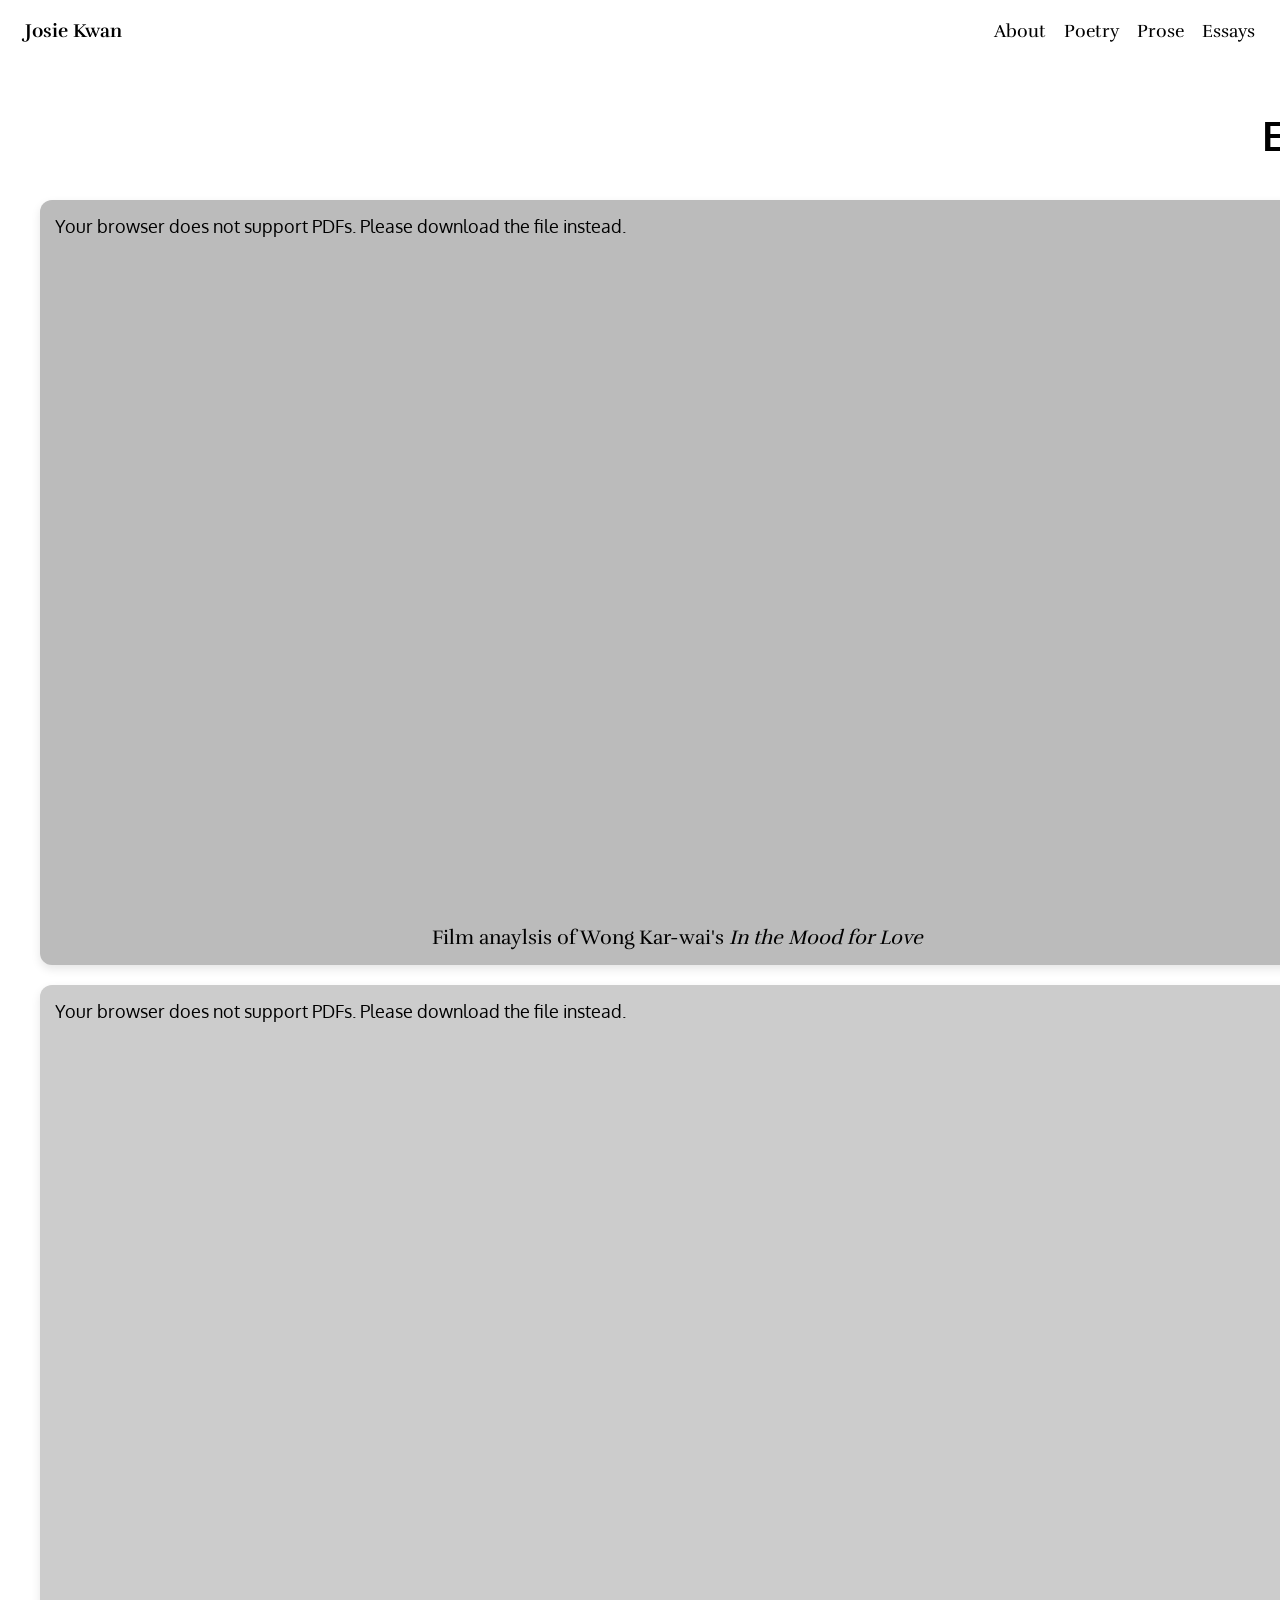
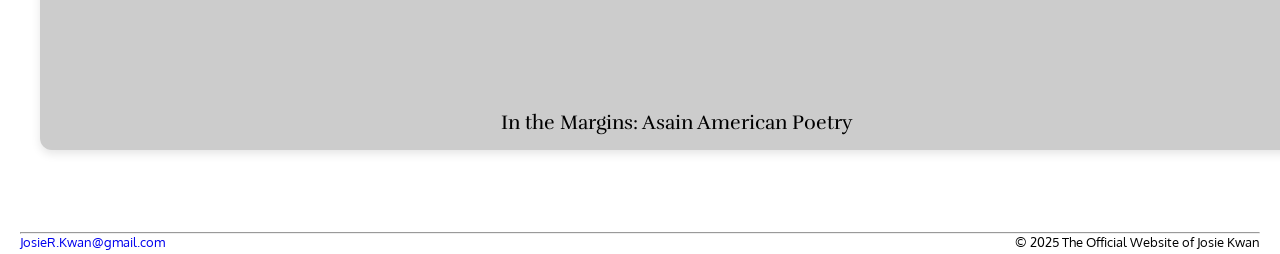
<file: Essays.html>
<!DOCTYPE html>
<html>
  <head>
    <title>Poetry</title>
    <link rel="stylesheet" type="text/css" href="styles.css"/>
    <link rel="stylesheet" href="https://fonts.googleapis.com/css?family=Rufina|Oxygen">
    <meta name="viewport" content="width=device-width, initial-scale=1">
    <style>
      body {
        font-family: "Oxygen", sans-serif;
      }
    </style>
  </head>

  <body>
    <!-- Header -->
    <nav class="header" style="font-family: Rufina;">
      <a class="header-item" id="Homepage-link" href="https://josie-kwan.github.io/Josie-Website/"><b>Josie Kwan</b></a>
      <div class="container-header">
        <a class="header-item" id="About-link" href="About.html">About</a>
        <a class="header-item" id="Poetry-link" href="Poetry.html">Poetry</a>
        <a class="header-item" id="Prose-link" href="Prose.html">Prose</a>
        <a class="header-item" id="Essays-link" href="Essays.html">Essays</a>
      </div>
    </nav>

    <!-- Main content -->
    <main class="main-grid">
      <h1 style="text-align: center;">Essays</h1>

      <!-- PDF: In the Mood for Love -->
      <div class="box" style="background-color: #bbb;">
        <object data="images/In the Mood for Love.pdf"   
          type="application/pdf" 
          style="width: 100%; height: 700px; border: none;">
          <p>Your browser does not support PDFs. Please download the file instead.</p>
        </object>
        <a>Film anaylsis of Wong Kar-wai's <i>In the Mood for Love</i></a>    
      </div>

      <div class="box" style="background-color: #bbb;">
        <object data="images/Western's Revised.pdf"   
          type="application/pdf" 
          style="width: 100%; height: 700px; border: none;">
          <p>Your browser does not support PDFs. Please download the file instead.</p>
        </object>
        <a>Westerns Revised</a>    
      </div>
          
      <!-- PDF: Asian American Poetry-->
      <div class="box" style="background-color: #ccc;">
        <object data="images/In the Margins Asian American Poetry.pdf" 
          type="application/pdf" 
          style="width: 100%; height: 700px; border: none;">
          <p>Your browser does not support PDFs. Please download the file instead.</p>
        </object>      
        <a>In the Margins: Asain American Poetry</a>
      </div>
      
      <!-- PDF: PRe-code Hollywood -->
      <div class="box" style="background-color: #ccc;">
        <object data="images/Research Essay LMC 3254.pdf"
          type="application/pdf" 
          style="width: 100%; height: 700px; border: none;">
          <p>Your browser does not support PDFs. Please download the file instead.</p>
        </object>      
        <a>Anaylsis of <i>Queen Christina</i> and <i>Morocco</i></a>
      </div>
      
    </main>

    <!-- Footer -->
    <div class="footer">
      <footer>
        <br>
        <hr class="solid"> 
        <a id="email" href="mailto:JosieR.Kwan@gmail.com">JosieR.Kwan@gmail.com</a>
        <span class="copyright">&copy; 2025 The Official Website of Josie Kwan</span>
      </footer>
    </div>
  </body>
</html>
</file>
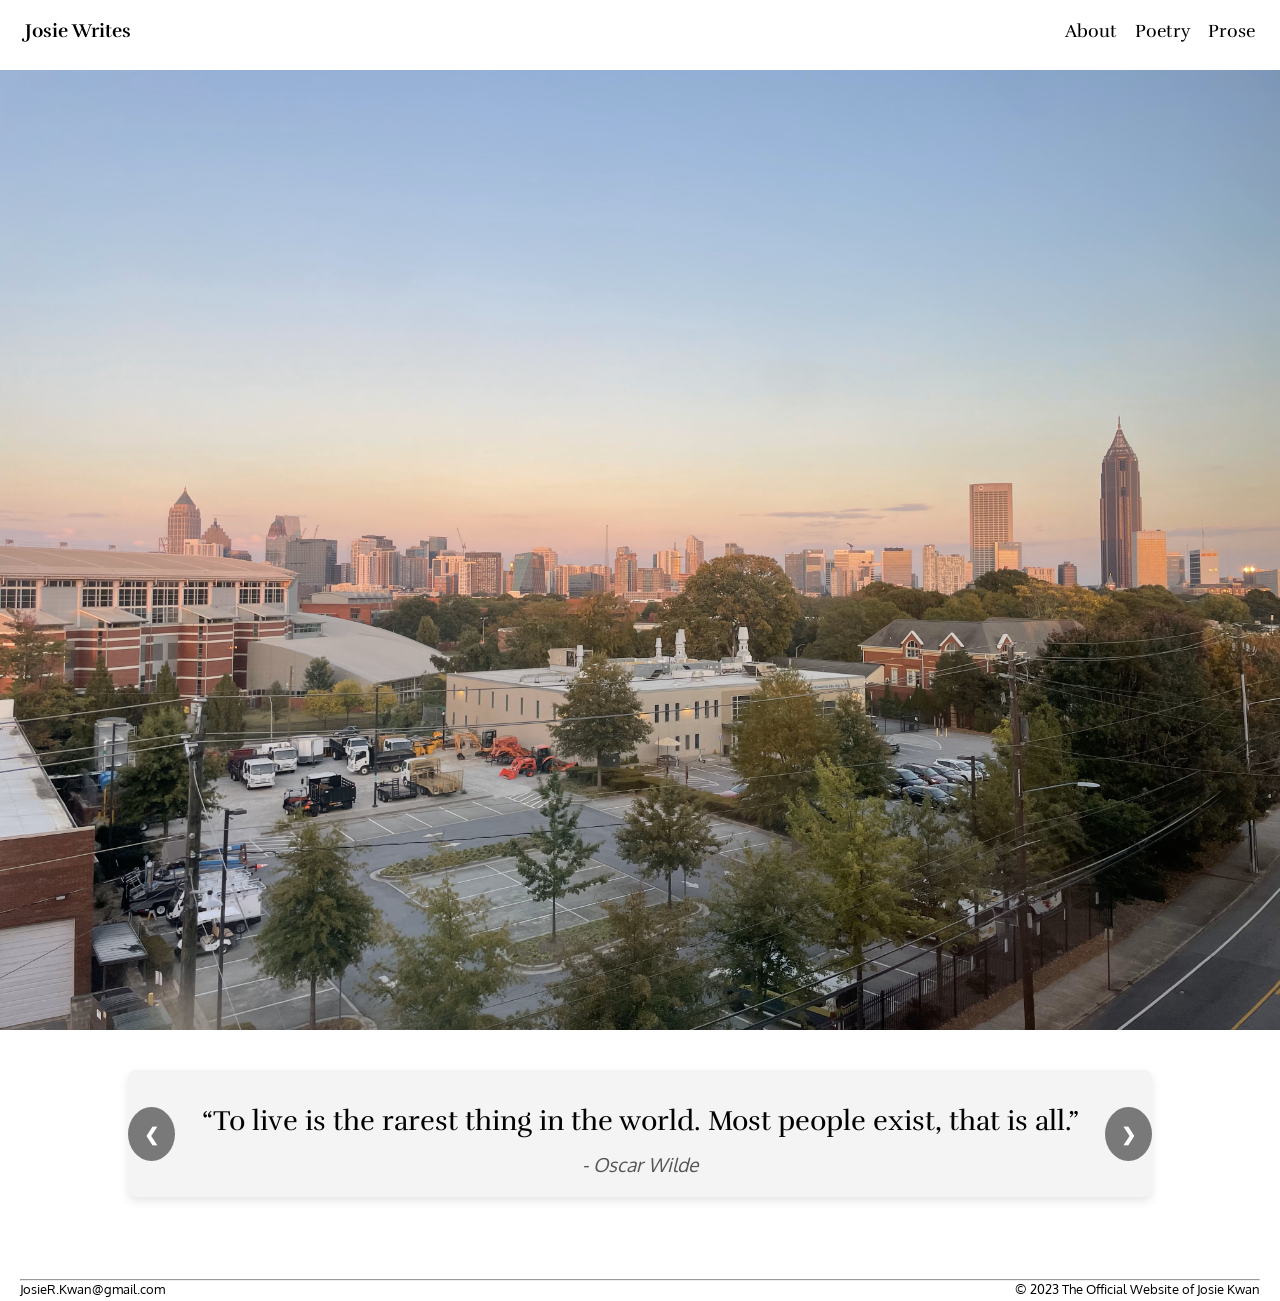
<file: Homepage.html>
<!DOCTYPE html>
<html>
  <head>
    <title>Josie Writes</title>
    <link rel="stylesheet" type="text/css" href="styles.css"/>
    <link rel="stylesheet" href="https://fonts.googleapis.com/css?family=Rufina|Oxygen">
    <style>
      body {
        font-family: "Oxygen", san-serif;
      }
    </style>
    <meta name="viewport" content="width=device-width, initial-scale=1">
    <div>       <!--header--> 
      <nav class="header" style="font-family: Rufina;">
        <a class="header-item" id="Homepage-link" src="https://josie-kwan.github.io/Josie-Website/"><b>Josie Writes</b></a>
        <div class="container-header">
          <a class="header-item" id="About-link" href="About.html">About</a>
          <a class="header-item" id="Poetry-link" href="Poetry.html">Poetry</a>
          <a class="header-item" id="Prose-link" href="Prose.html">Prose</a>
        </div>
    </div>
  </head>

  <body>
    
  <div><section>
    <img id="homepage-photo" src="images/Atl sunset.jpeg" style="display: flex; width: 100%; margin: 0px;">
  </section></div>

  <div class="slideshow-container">

      <div class="mySlides">
        <q style="color: black;">To live is the rarest thing in the world. Most people exist, that is all.</q>
        <p class="author">- Oscar Wilde</p>
      </div>
      
      <div class="mySlides">
        <q style="color: black;">That it will never come again is what makes life so sweet.</q>
        <p class="author">- Emily Dickinson</p>
      </div>
      
      <div class="mySlides">
        <q style="color: black;">To be yourself in a world that is constantly trying to make you something else is the greatest accomplishment.</q>
        <p class="author">- Ralph Waldo Emerson</p>
      </div>
      
      <a class="prev" onclick="plusSlides(-1)">❮</a>
      <a class="next" onclick="plusSlides(1)">❯</a>
    
    </div>

    <script>
      var slideIndex = 1;
      showSlides(slideIndex);
      
      function plusSlides(n) {
        showSlides(slideIndex += n);
      }
      
      function currentSlide(n) {
        showSlides(slideIndex = n);
      }
      
      function showSlides(n) {
        var i;
        var slides = document.getElementsByClassName("mySlides");
        var dots = document.getElementsByClassName("dot");
        if (n > slides.length) {slideIndex = 1}    
        if (n < 1) {slideIndex = slides.length}
        for (i = 0; i < slides.length; i++) {
            slides[i].style.display = "none";  
        }
        for (i = 0; i < dots.length; i++) {
            dots[i].className = dots[i].className.replace(" active", "");
        }
        slides[slideIndex-1].style.display = "block";  
        dots[slideIndex-1].className += " active";
      }
      </script>

    <div class="footer"><footer>  
      <br>
      <div>
      <hr class="solid"> 
      <a id="email" href="mailto:JosieR.Kwan@gmail.com" style="color: black;">JosieR.Kwan@gmail.com</a>
      <span class="copyright">&copy; 2023 The Official Website of Josie Kwan</span>
      </div>
    </footer></div>
    
  </body>
</html>
</file>
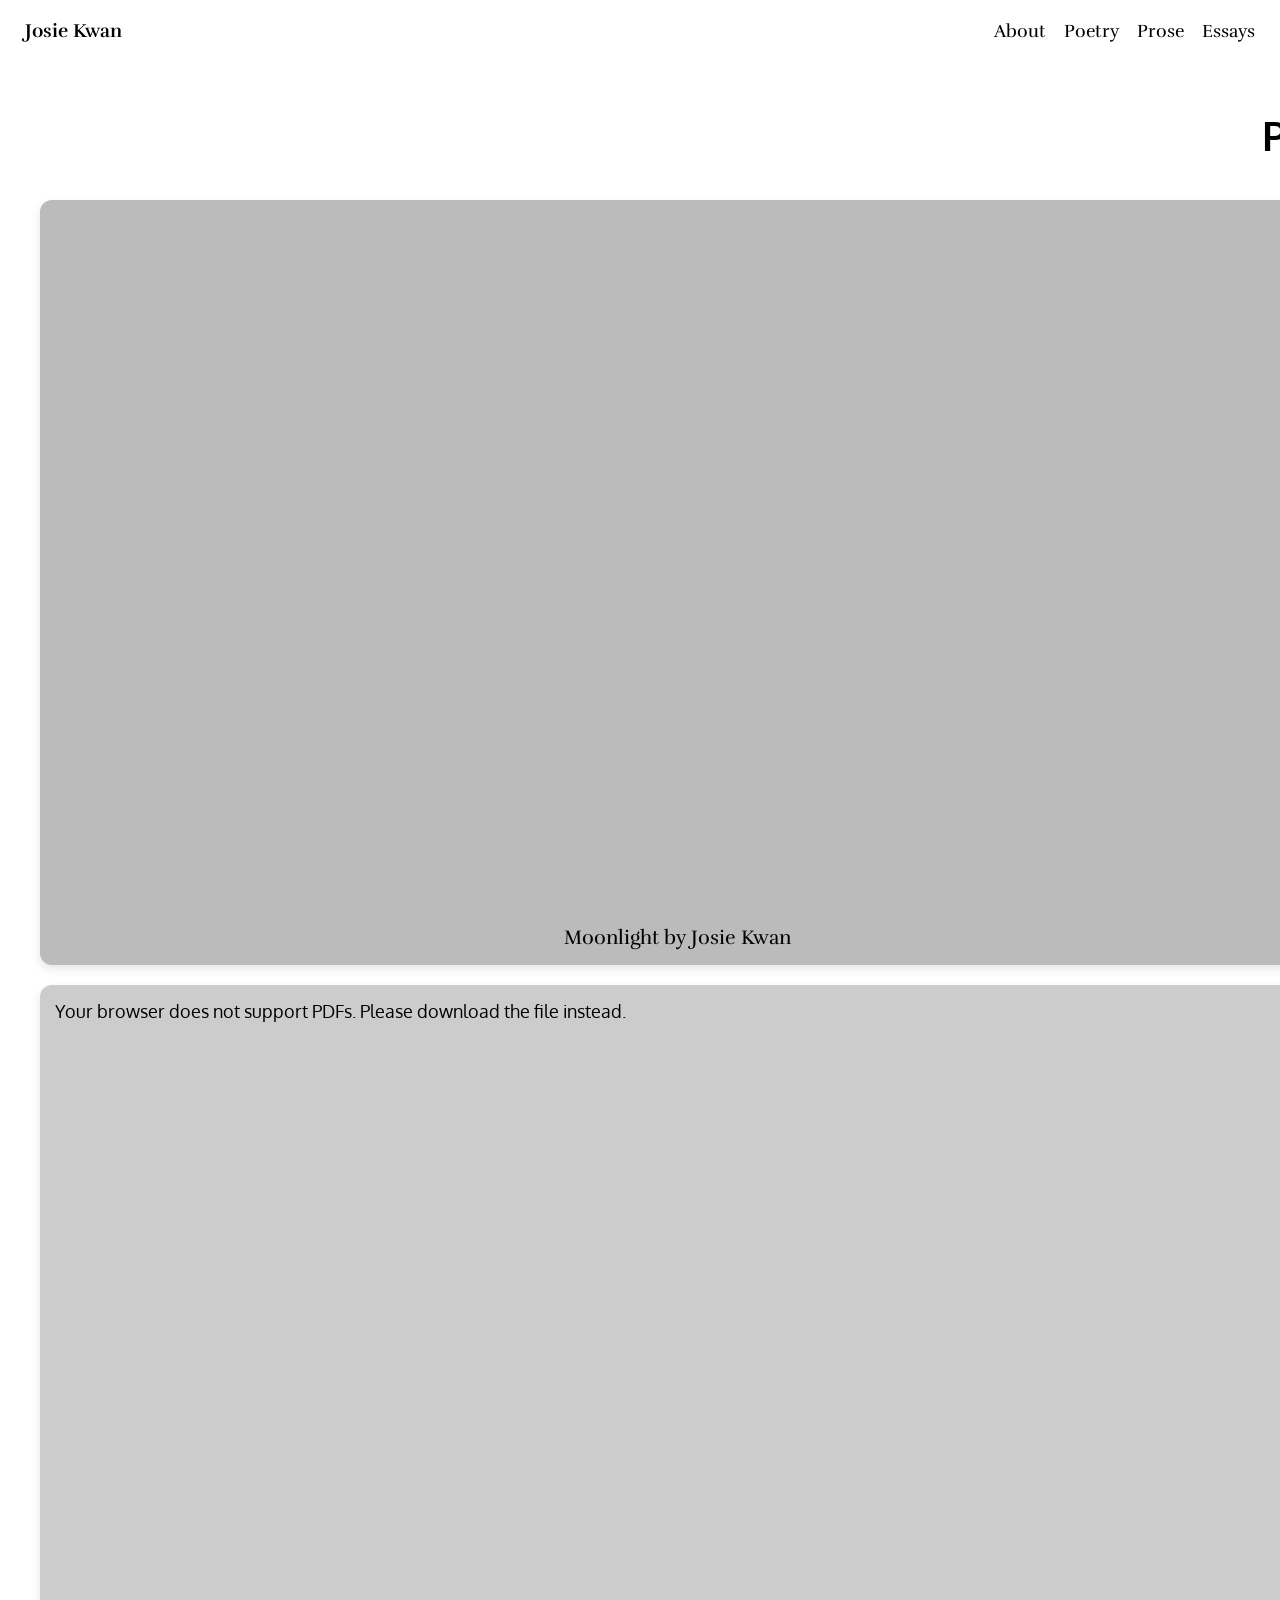
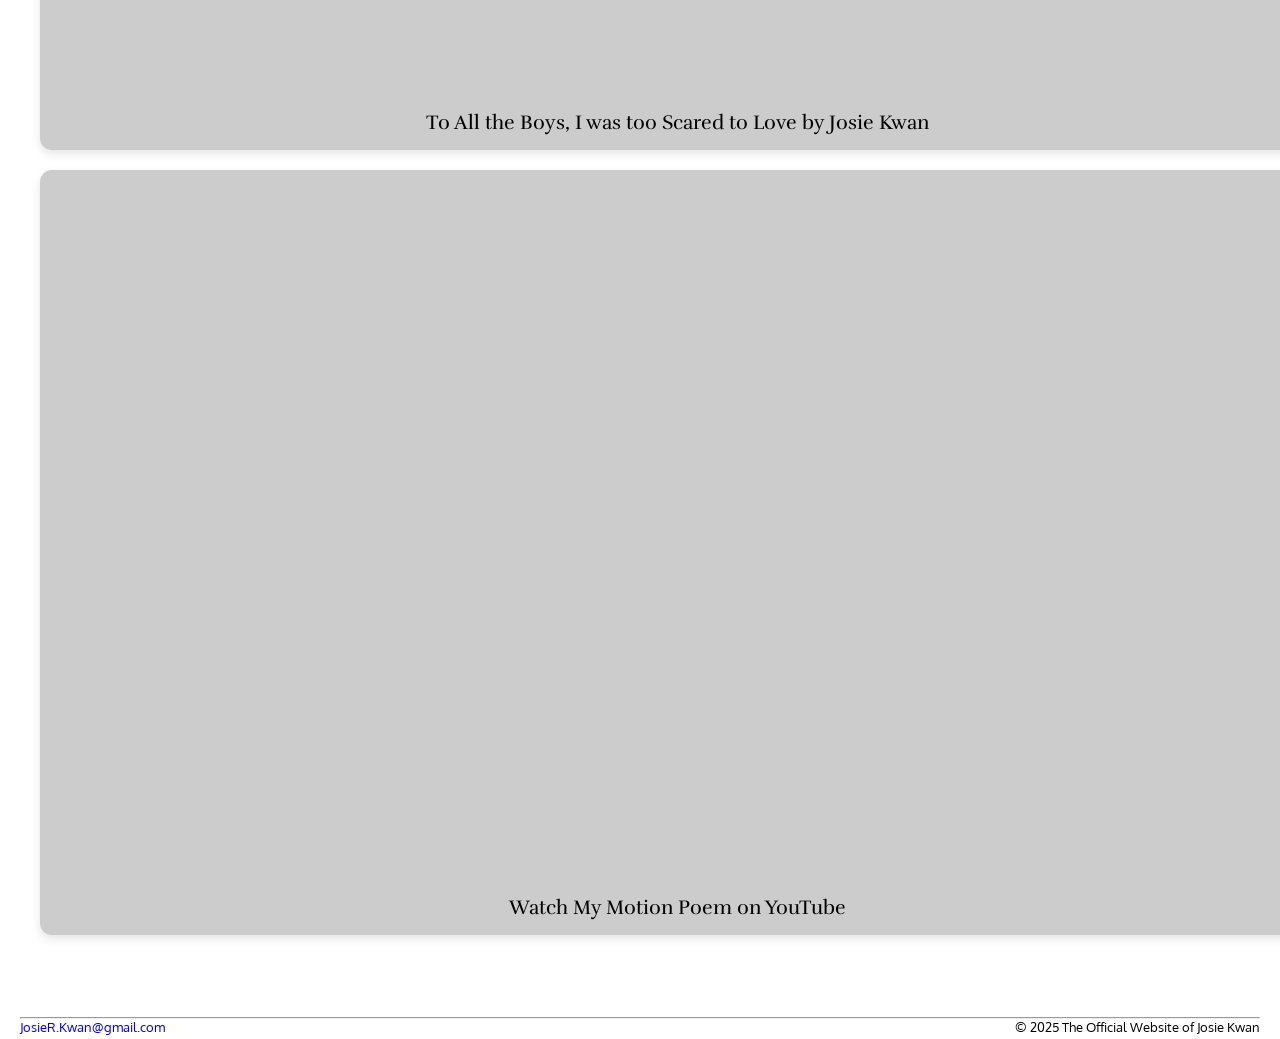
<file: Poetry.html>
<!DOCTYPE html>
<html>
  <head>
    <title>Poetry</title>
    <link rel="stylesheet" type="text/css" href="styles.css"/>
    <link rel="stylesheet" href="https://fonts.googleapis.com/css?family=Rufina|Oxygen">
    <meta name="viewport" content="width=device-width, initial-scale=1">
    <style>
      body {
        font-family: "Oxygen", sans-serif;
      }
    </style>
  </head>

  <body>
    <!-- Header -->
    <nav class="header" style="font-family: Rufina;">
      <a class="header-item" id="Homepage-link" href="https://josie-kwan.github.io/Josie-Website/"><b>Josie Kwan</b></a>
      <div class="container-header">
        <a class="header-item" id="About-link" href="About.html">About</a>
        <a class="header-item" id="Poetry-link" href="Poetry.html">Poetry</a>
        <a class="header-item" id="Prose-link" href="Prose.html">Prose</a>
        <a class="header-item" id="Essays-link" href="Essays.html">Essays</a>
      </div>
    </nav>

    <!-- Main content -->
    <main class="main-grid">
      <h1 style="text-align: center;">Poetry</h1>

      <!-- Moonlight -->
      <div class="box" style="background-color: #bbb">
          <iframe loading="lazy" src="https://www.canva.com/design/DAFuiy9F1jQ/view?embed" allowfullscreen style="width: 100%; height: 700px; border: none;"></iframe>
        <a href="https://www.canva.com/design/DAFuiy9F1jQ/view?utm_content=DAFuiy9F1jQ&utm_campaign=designshare&utm_medium=embeds&utm_source=link" target="_blank" rel="noopener">Moonlight by Josie Kwan</a>
      </div>


      <!-- Countdown -->
      <div class="box" style="background-color: #bbb">
          <iframe loading="lazy" src="https://www.canva.com/design/DAGmiqzmH5Q/2uysGfurdrCY9ZFt5k54pQ/view?embed" allowfullscreen style="width: 100%; height: 700px; border: none;"></iframe>
        <a href="https://www.canva.com/design/DAGmiqzmH5Q/2uysGfurdrCY9ZFt5k54pQ/view?utm_content=DAGmiqzmH5Q&utm_campaign=designshare&utm_medium=embeds&utm_source=link" target="_blank" rel="noopener">Countdown by Josie Kwan</a>
      </div>

      <!-- PDF: To All the Boys -->
      <div class="box" style="background-color: #ccc;">
        <object data="images/To All The Boys I Was Too Scared To Love.pdf"   
          type="application/pdf" 
          style="width: 100%; height: 700px; border: none;">
          <p>Your browser does not support PDFs. Please download the file instead.</p>
        </object>      
        <a href="images/To All the Boys I was too Scared to Love.jpg">To All the Boys, I was too Scared to Love by Josie Kwan</a>
      </div>

      <!-- PDF: Not Coffee Tea -->
      <div class="box" style="background-color: #bbb;">
        <object data="images/notcoffeeteafinal.pdf"  
          type="application/pdf" 
          style="width: 100%; height: 700px; border: none;">>
          <p>Your browser does not support PDFs. Please download the file instead.</p>
        </object>
        <a href="images/notcoffeeteafinal.png">Not Coffee Tea by Josie Kwan</a>    
      </div>

      <!-- Motion Poem -->
      <div class="box" style="background-color: #ccc;">
        <div style="position: relative; height: 700px; width: 100%; padding-top: 56.25%; overflow: hidden; border-radius: 8px;">
          <iframe src="https://www.youtube.com/embed/7nv6LSss0qU?si=V6QnIK6LAGvKC7y_" 
            style="position: absolute; top: 0; left: 0; width: 100%; height: auto; border: 0;"
            title="YouTube video player" 
            allow="accelerometer; autoplay; clipboard-write; encrypted-media; gyroscope; picture-in-picture; web-share" 
            referrerpolicy="strict-origin-when-cross-origin" allowfullscreen></iframe>
        </div>
        <a href="https://youtu.be/7nv6LSss0qU" target="_blank" rel="noopener">Watch My Motion Poem on YouTube</a>
      </div>

      
    </main>

    <!-- Footer -->
    <div class="footer">
      <footer>
        <br>
        <hr class="solid"> 
        <a id="email" href="mailto:JosieR.Kwan@gmail.com">JosieR.Kwan@gmail.com</a>
        <span class="copyright">&copy; 2025 The Official Website of Josie Kwan</span>
      </footer>
    </div>
  </body>
</html>
</file>
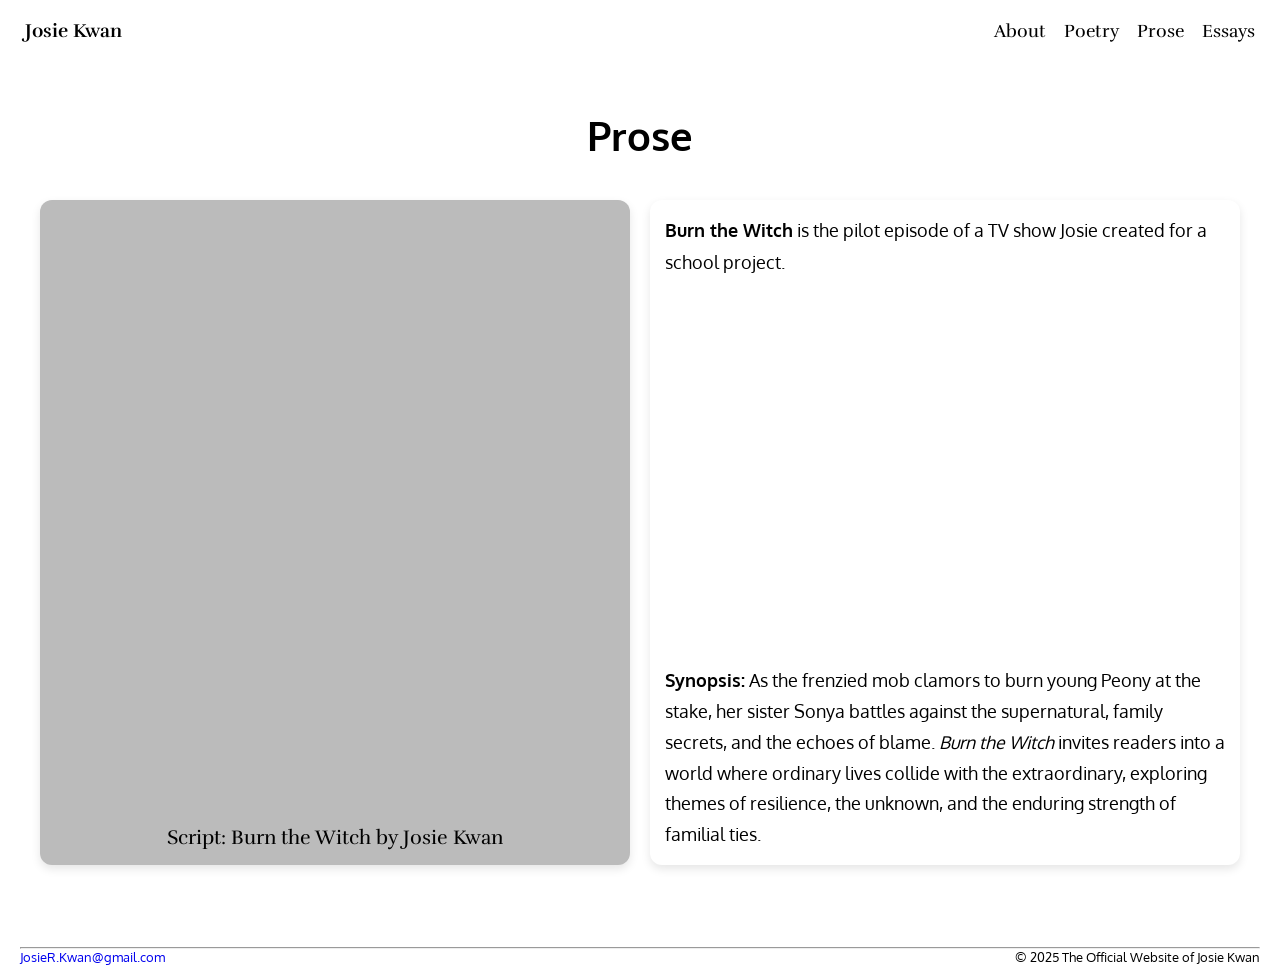
<file: Prose.html>
<!DOCTYPE html>
<html>
  <head>
    <title>Prose</title>
    <link rel="stylesheet" type="text/css" href="styles.css" />
    <link rel="stylesheet" href="https://fonts.googleapis.com/css?family=Rufina|Oxygen">
    <meta name="viewport" content="width=device-width, initial-scale=1">
    <style>
      body {
        font-family: "Oxygen", sans-serif;
      }
    </style>
  </head>

  <body>
    <!-- Header -->
    <nav class="header" style="font-family: Rufina;">
      <a class="header-item" id="Homepage-link" href="https://josie-kwan.github.io/Josie-Website/"><b>Josie Kwan</b></a>
      <div class="container-header">
        <a class="header-item" id="About-link" href="About.html">About</a>
        <a class="header-item" id="Poetry-link" href="Poetry.html">Poetry</a>
        <a class="header-item" id="Prose-link" href="Prose.html">Prose</a>
        <a class="header-item" id="Essays-link" href="Essays.html">Essays</a>
      </div>
    </nav>

    <!-- Main content -->
    <main class="main-grid">
      <h1 style="text-align: center;">Prose</h1>

      <!-- Burn the Witch Canva Embed -->
      <div class="box" style="background-color: #bbb">
        <iframe loading="lazy"
          src="https://www.canva.com/design/DAFujGYDO_k/view?embed"
          allowfullscreen
          style="width: 100%; height: 600px; border: none;"></iframe>
        <a href="https://www.canva.com/design/DAFujGYDO_k/view?utm_content=DAFujGYDO_k&utm_campaign=designshare&utm_medium=embeds&utm_source=link" target="_blank" rel="noopener">
          Script: Burn the Witch by Josie Kwan
        </a>
      </div>

      <!-- Description box -->
      <div class="box" style="background-color: #fff;">
        <p style="font-size: large; line-height: 175%;">
          <b>Burn the Witch</b> is the pilot episode of a TV show Josie created for a school project.
        </p>
        <p style="line-height: 175%;">
          <b>Synopsis:</b> As the frenzied mob clamors to burn young Peony at the stake, her sister Sonya battles against the supernatural, family secrets, and the echoes of blame. 
          <i>Burn the Witch</i> invites readers into a world where ordinary lives collide with the extraordinary, exploring themes of resilience, the unknown, and the enduring strength of familial ties.
        </p>
      </div>
    </main>

    <!-- Footer -->
    <div class="footer">
      <footer>
        <br>
        <hr class="solid"> 
        <a id="email" href="mailto:JosieR.Kwan@gmail.com">JosieR.Kwan@gmail.com</a>
        <span class="copyright">&copy; 2025 The Official Website of Josie Kwan</span>
      </footer>
    </div>
  </body>
</html>
</file>
<file: styles.css>
/* General Reset */
* {
  box-sizing: border-box;
  margin: 0;
  padding: 0;
}

/* Page Styling */
body {
  background-color: white;
  padding-top: 70px;
  font-family: "Oxygen", sans-serif;
  font-size: 1.1rem;
}

.scroll-container {
  background-color: #333;
  overflow: auto;
  white-space: nowrap;
  padding: 10px;
}

.scroll-container img {
  padding: 10px;
}

/* Photo Carousel Styling
html,
body {
  display: grid;
}

html {
  height: 100%;
}
.scene,
.a3d {
  display: grid;
}

 .scene{
   overflow: hidden;
   perspective: 35em;
   mask: linear-gradient(90deg, #0000, red 20% 80%, #0000);
 }

.a3d img{
  place-self: center;
  transform-style: preserve-3d;
  animation: ry 32s linear infinite;
}

@keyframes ry {
  to {
    transform: rotateY(1turn);
  }
}
.card {
  --w: 17.5em;
  --ba: calc(1turn / var(--n));
  grid-area: 1 / 1;
  width: var(--w);
  aspect-ration: 4 / 5;
  object-fit: cover;
  border-radius: 1.5em;
  backface-visibility: hidden;
  transform: rotateY(calc(var(--i) * var(--ba))) 
    translateZ(calc(-1 * (.0.5 * var(--w) + 0.5em) / tan(0.5 * var(--ba))));
}
*/
/* Header */
.header {
  background: white;
  color: black;
  display: flex;
  align-items: center;
  justify-content: space-between;
  padding: 1.5%;
  position: fixed;
  top: 0;
  left: 0;
  width: 100%;
  z-index: 10;
}

.header-item {
  color: #000;
  text-decoration: none;
  font-size: 1.1rem;
  margin: 0 6px;
}

.header a:hover {
  background-color: #ddd;
  color: black;
}

.header-item:hover {
  text-decoration: underline;
}
  
.container-header {
  display: flex;
  gap: 6px;
  background-color: white;
}

#Homepage-link {
  margin-right: auto;
  font-size: 1.2rem;
}

.responsive {
  max-width: 100%;
  height: auto;
}

/* Main Content Area */
.main-grid {
  display: grid;
  grid-template-columns: repeat(2, 1fr);
  gap: 20px;
  padding: 40px;
}

/* Ensure heading is above the grid content */
.main-grid h1 {
  grid-column: 1 / -1;
  text-align: center;
  margin-bottom: 20px;
  font-size: 2.5rem;
}

/*container style used with video page */
.container {
  width: 400px;
  height: 225px;
}

/* Box for content */
.box {
  background-color: #f0f0f0;
  border-radius: 12px;
  box-shadow: 0 4px 10px rgba(0, 0, 0, 0.1);
  padding: 15px;
  display: flex;
  flex-direction: column;
  justify-content: space-between;
  font-size: 1.1rem;
}

Responsive grid 
@media (max-width: 768px) {
  .main-grid {
    grid-template-columns: 1fr;
    padding: 20px;
  } 

  .box {
    margin: 0 auto;
    width: 90%;
  }
}

/* Responsive embeds (YouTube, Canva, PDF, etc.) */
iframe, object, video {
  width: 100%;
  height: auto;
  aspect-ratio: 16 / 9;
  border: none;
  border-radius: 8px;
}

/* Box Links */
.box a {
  font-family: "Rufina", serif;
  font-size: 1.25rem;
  text-align: center;
  text-decoration: none;
  color: black;
  margin-top: 10px;
}

/* Footer */
.footer {
  background-color: white;
  color: black;
  padding: 20px;
  clear: both;
}

.copyright {
  float: right;
  font-size: 0.8rem;
  margin-left: 20px;
}

#email {
  float: left;
  margin-right: 20px;
  font-size: 0.8rem;
  text-decoration: none;
}

#email:hover {
  text-decoration: underline;
  color: black;
}

/* Slideshow container */
.slideshow-container {
  position: relative;
  max-width: 80%;
  margin: 40px auto;
  background-color: #f4f4f4;
  border-radius: 8px;
  padding: 20px;
  box-shadow: 0px 4px 10px rgba(0, 0, 0, 0.1);
}

.mySlides {
  display: none;
  text-align: center;
  font-size: 1.5rem;
  color: #333;
}

.prev,
.next {
  position: absolute;
  top: 50%;
  padding: 16px;
  color: white;
  font-weight: bold;
  font-size: 1.1rem;
  background-color: rgba(0, 0, 0, 0.5);
  border: none;
  cursor: pointer;
  border-radius: 50%;
  user-select: none;
  transform: translateY(-50%);
}

.prev {
  left: 0;
}

.next {
  right: 0;
}

.author {
  font-size: 1.2rem;
  font-style: italic;
  margin-top: 10px;
  color: #555;
}

q {
  font-size: 1.75rem;
  font-family: "Rufina", serif;
  display: block;
  margin: 10px 0;
  color: black;
  line-height: 1.5;
}
</file>
